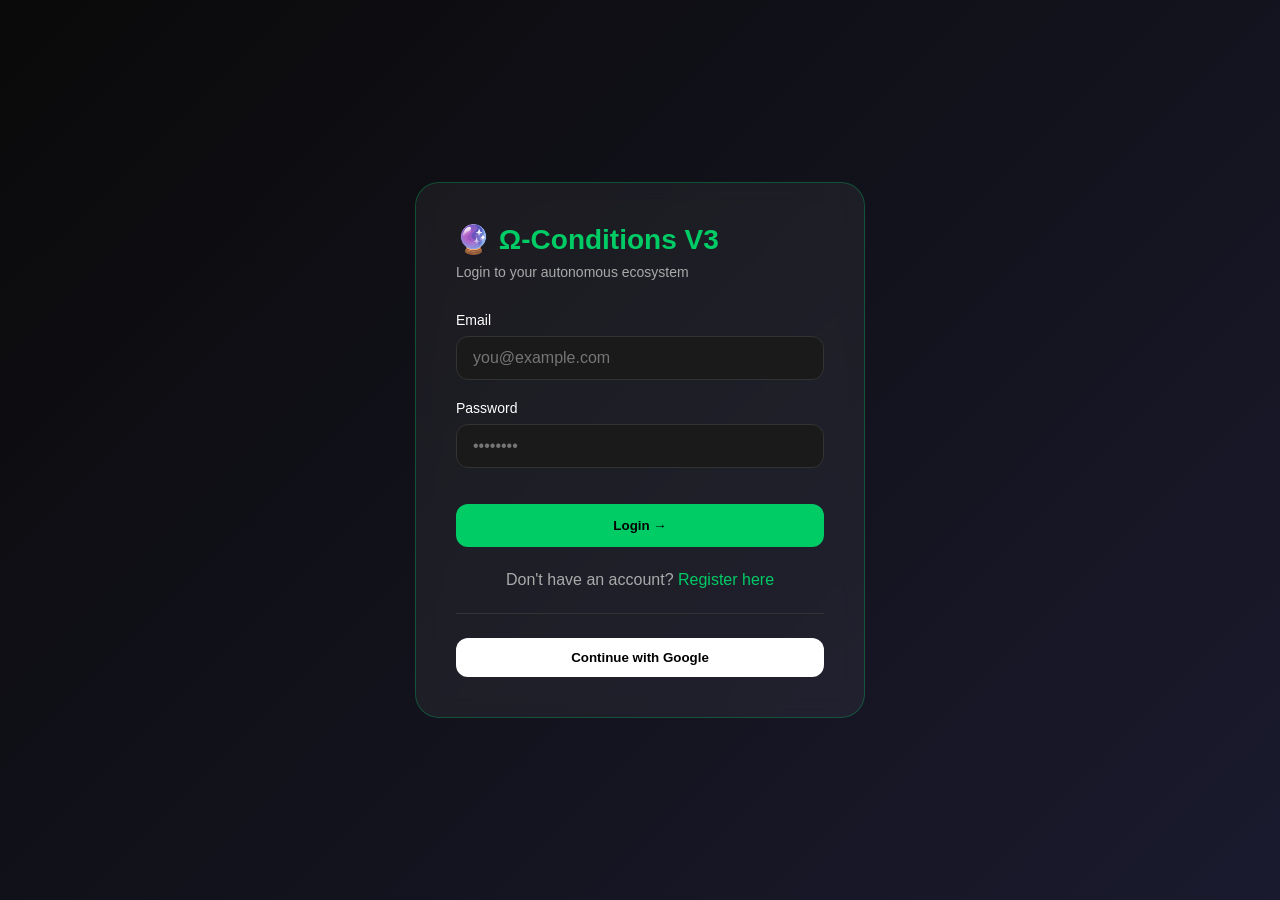
<file: auth.html>
﻿<!DOCTYPE html>
<html lang="en">
<head>
    <meta charset="UTF-8">
    <meta name="viewport" content="width=device-width, initial-scale=1.0">
    <title>Login | Ω-Conditions V3</title>
    <style>
        * { margin: 0; padding: 0; box-sizing: border-box; font-family: 'Inter', sans-serif; }
        body { background: linear-gradient(135deg, #0a0a0a 0%, #1a1a2e 100%); min-height: 100vh; display: flex; justify-content: center; align-items: center; }
        .auth-container { background: rgba(255,255,255,0.05); backdrop-filter: blur(10px); border-radius: 24px; padding: 40px; width: 100%; max-width: 450px; border: 1px solid rgba(0,204,102,0.3); }
        h1 { color: #00cc66; margin-bottom: 8px; font-size: 28px; }
        .subtitle { color: #aaa; margin-bottom: 32px; font-size: 14px; }
        .input-group { margin-bottom: 20px; }
        label { display: block; color: #fff; margin-bottom: 8px; font-size: 14px; }
        input { width: 100%; padding: 12px 16px; background: #1a1a1a; border: 1px solid #333; border-radius: 12px; color: #fff; font-size: 16px; transition: all 0.3s; }
        input:focus { outline: none; border-color: #00cc66; box-shadow: 0 0 10px rgba(0,204,102,0.2); }
        .btn-primary { width: 100%; padding: 14px; background: #00cc66; border: none; border-radius: 12px; font-weight: bold; cursor: pointer; transition: all 0.3s; margin-top: 16px; }
        .btn-primary:hover { transform: translateY(-2px); box-shadow: 0 10px 20px rgba(0,204,102,0.3); }
        .switch { text-align: center; margin-top: 24px; color: #aaa; }
        .switch a { color: #00cc66; text-decoration: none; cursor: pointer; }
        .error { background: rgba(255,0,0,0.1); border: 1px solid #ff0000; color: #ff6666; padding: 12px; border-radius: 8px; margin-bottom: 20px; display: none; }
        .success { background: rgba(0,204,102,0.1); border: 1px solid #00cc66; color: #00cc66; padding: 12px; border-radius: 8px; margin-bottom: 20px; display: none; }
        .loading { display: none; text-align: center; margin-top: 16px; color: #00cc66; }
        .social-login { margin-top: 24px; text-align: center; border-top: 1px solid #333; padding-top: 24px; }
        .google-btn { background: #fff; color: #000; width: 100%; padding: 12px; border-radius: 12px; border: none; cursor: pointer; font-weight: bold; }
    </style>
</head>
<body>
    <div class="auth-container">
        <div id="loginForm">
            <h1>🔮 Ω-Conditions V3</h1>
            <div class="subtitle">Login to your autonomous ecosystem</div>
            <div id="loginError" class="error"></div>
            <div id="loginSuccess" class="success"></div>
            <div class="input-group">
                <label>Email</label>
                <input type="email" id="loginEmail" placeholder="you@example.com">
            </div>
            <div class="input-group">
                <label>Password</label>
                <input type="password" id="loginPassword" placeholder="••••••••">
            </div>
            <button class="btn-primary" onclick="login()">Login →</button>
            <div class="switch">Don't have an account? <a onclick="showRegister()">Register here</a></div>
            <div class="social-login">
                <button class="google-btn" onclick="alert('Google login coming soon')">Continue with Google</button>
            </div>
            <div id="loginLoading" class="loading">Authenticating...</div>
        </div>

        <div id="registerForm" style="display: none;">
            <h1>🔮 Create Account</h1>
            <div class="subtitle">Join the autonomous revolution</div>
            <div id="registerError" class="error"></div>
            <div id="registerSuccess" class="success"></div>
            <div class="input-group">
                <label>Full Name</label>
                <input type="text" id="regName" placeholder="Your name">
            </div>
            <div class="input-group">
                <label>Email</label>
                <input type="email" id="regEmail" placeholder="you@example.com">
            </div>
            <div class="input-group">
                <label>Password</label>
                <input type="password" id="regPassword" placeholder="••••••••">
            </div>
            <div class="input-group">
                <label>Confirm Password</label>
                <input type="password" id="regConfirm" placeholder="••••••••">
            </div>
            <button class="btn-primary" onclick="register()">Create Account →</button>
            <div class="switch">Already have an account? <a onclick="showLogin()">Login here</a></div>
            <div id="registerLoading" class="loading">Creating account...</div>
        </div>
    </div>

    <script>
        function showRegister() {
            document.getElementById('loginForm').style.display = 'none';
            document.getElementById('registerForm').style.display = 'block';
        }
        
        function showLogin() {
            document.getElementById('registerForm').style.display = 'none';
            document.getElementById('loginForm').style.display = 'block';
        }
        
        async function login() {
            const email = document.getElementById('loginEmail').value;
            const password = document.getElementById('loginPassword').value;
            
            if (!email || !password) {
                showError('loginError', 'Please enter email and password');
                return;
            }
            
            document.getElementById('loginLoading').style.display = 'block';
            
            try {
                const response = await fetch('/api/login', {
                    method: 'POST',
                    headers: { 'Content-Type': 'application/json' },
                    body: JSON.stringify({ email: email, password: password })
                });
                const data = await response.json();
                
                if (data.success) {
                    localStorage.setItem('session_token', data.token);
                    window.location.href = '/dashboard-user.html';
                } else {
                    showError('loginError', data.message);
                }
            } catch (error) {
                showError('loginError', 'Connection error. Try again.');
            }
            
            document.getElementById('loginLoading').style.display = 'none';
        }
        
        async function register() {
            const name = document.getElementById('regName').value;
            const email = document.getElementById('regEmail').value;
            const password = document.getElementById('regPassword').value;
            const confirm = document.getElementById('regConfirm').value;
            
            if (!name || !email || !password) {
                showError('registerError', 'Please fill all fields');
                return;
            }
            
            if (password !== confirm) {
                showError('registerError', 'Passwords do not match');
                return;
            }
            
            document.getElementById('registerLoading').style.display = 'block';
            
            try {
                const response = await fetch('/api/register', {
                    method: 'POST',
                    headers: { 'Content-Type': 'application/json' },
                    body: JSON.stringify({ name: name, email: email, password: password })
                });
                const data = await response.json();
                
                if (data.success) {
                    showSuccess('registerSuccess', 'Account created! Redirecting to login...');
                    setTimeout(() => { showLogin(); }, 2000);
                } else {
                    showError('registerError', data.message);
                }
            } catch (error) {
                showError('registerError', 'Connection error. Try again.');
            }
            
            document.getElementById('registerLoading').style.display = 'none';
        }
        
        function showError(elementId, message) {
            const el = document.getElementById(elementId);
            el.textContent = message;
            el.style.display = 'block';
            setTimeout(() => { el.style.display = 'none'; }, 3000);
        }
        
        function showSuccess(elementId, message) {
            const el = document.getElementById(elementId);
            el.textContent = message;
            el.style.display = 'block';
        }
    </script>
</body>
</html>
</file>
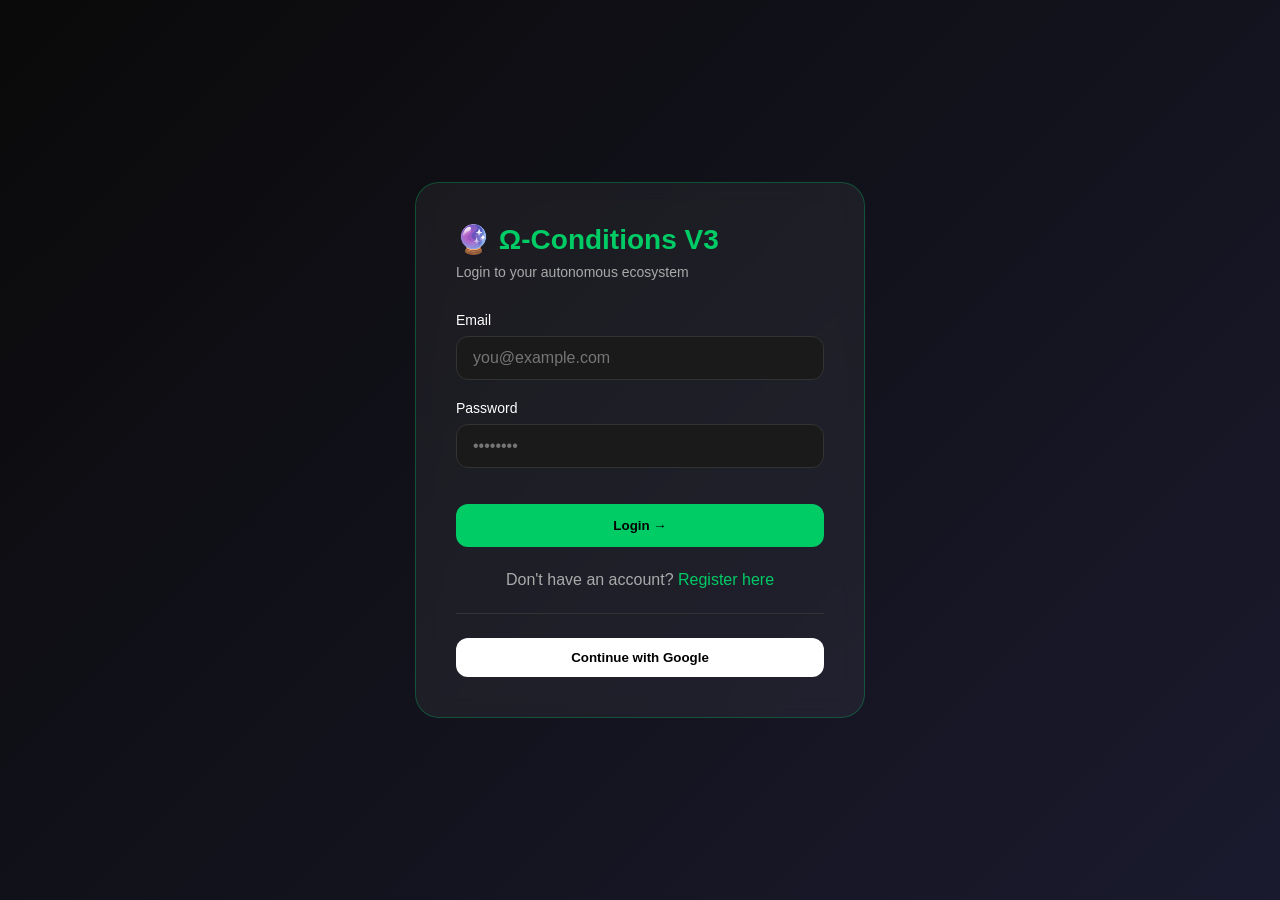
<file: dashboard-user.html>
﻿<!DOCTYPE html>
<html lang="en">
<head>
    <meta charset="UTF-8">
    <meta name="viewport" content="width=device-width, initial-scale=1.0">
    <title>My Dashboard | Ω-Conditions V3</title>
    <style>
        * { margin: 0; padding: 0; box-sizing: border-box; font-family: 'Inter', sans-serif; }
        body { background: #0a0a0a; color: #fff; }
        .header { background: #1a1a1a; padding: 20px; border-bottom: 1px solid #333; }
        .container { max-width: 1200px; margin: 0 auto; padding: 40px 20px; }
        .welcome-card { background: linear-gradient(135deg, #1a1a2e, #0a0a0a); border-radius: 24px; padding: 40px; margin-bottom: 40px; border: 1px solid rgba(0,204,102,0.3); }
        .welcome-card h1 { color: #00cc66; margin-bottom: 8px; }
        .stats-grid { display: grid; grid-template-columns: repeat(auto-fit, minmax(250px, 1fr)); gap: 24px; margin-bottom: 40px; }
        .stat-card { background: #1a1a1a; border-radius: 16px; padding: 24px; text-align: center; border: 1px solid #333; }
        .stat-value { font-size: 36px; font-weight: bold; color: #00cc66; }
        .stat-label { color: #aaa; margin-top: 8px; }
        .btn-logout { background: #ff4444; color: #fff; border: none; padding: 10px 20px; border-radius: 8px; cursor: pointer; }
        .nav { display: flex; justify-content: space-between; align-items: center; }
    </style>
</head>
<body>
    <div class="header">
        <div class="nav"><a href="/subscription.html" style="color: #00cc66; text-decoration: none;">Subscription</a> | <a href="/profile.html" style="color: #00cc66; text-decoration: none;">Profile</a> | 
            <div class="logo">🔮 Ω-Conditions V3</div>
            <button class="btn-logout" onclick="logout()">Logout</button>
        </div>
    </div>
    <div class="container">
        <div class="welcome-card" id="welcomeCard">
            <h1>Welcome back, <span id="userName">User</span>!</h1>
            <p>Your autonomous ecosystem is ready. Track your revenue, manage subscriptions, and watch your system evolve.</p>
        </div>
        
        <div class="stats-grid">
            <div class="stat-card">
                <div class="stat-value" id="planDisplay">free</div>
                <div class="stat-label">Current Plan</div>
            </div>
            <div class="stat-card">
                <div class="stat-value" id="revenueDisplay">$0</div>
                <div class="stat-label">Total Revenue</div>
            </div>
            <div class="stat-card">
                <div class="stat-value" id="productsDisplay">0</div>
                <div class="stat-label">Products Purchased</div>
            </div>
        </div>
    </div>
    
    <script>
        async function loadUserData() {
            const token = localStorage.getItem('session_token');
            if (!token) {
                window.location.href = '/auth.html';
                return;
            }
            
            const response = await fetch('/api/verify-session', {
                headers: { 'Authorization': 'Bearer ' + token }
            });
            const data = await response.json();
            
            if (!data.valid) {
                localStorage.removeItem('session_token');
                window.location.href = '/auth.html';
                return;
            }
            
            document.getElementById('userName').innerText = data.user.name;
            document.getElementById('planDisplay').innerText = data.user.plan;
        }
        
        function logout() {
            localStorage.removeItem('session_token');
            window.location.href = '/auth.html';
        }
        
        loadUserData();
    </script>
</body>
</html>
</file>
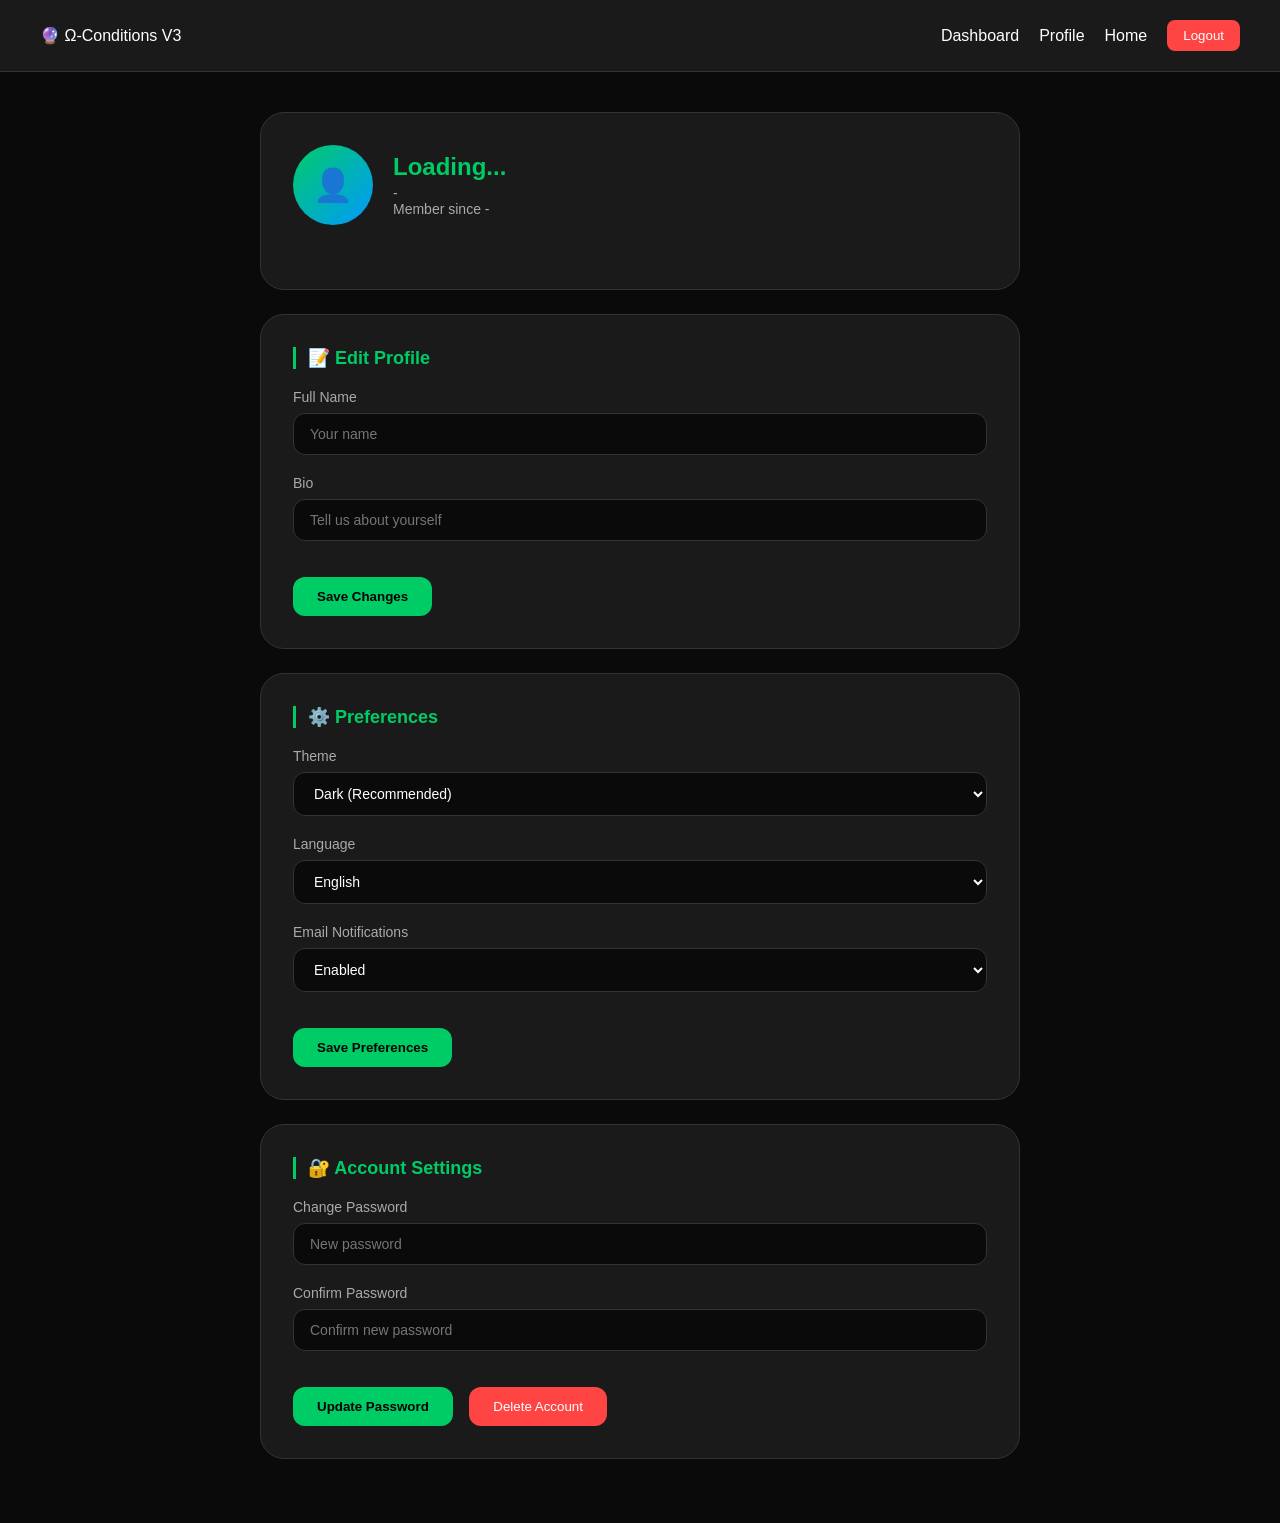
<file: profile.html>
﻿<!DOCTYPE html>
<html lang="en">
<head>
    <meta charset="UTF-8">
    <meta name="viewport" content="width=device-width, initial-scale=1.0">
    <title>My Profile | Ω-Conditions V3</title>
    <style>
        * { margin: 0; padding: 0; box-sizing: border-box; font-family: 'Inter', sans-serif; }
        body { background: #0a0a0a; color: #fff; }
        .header { background: #1a1a1a; padding: 20px; border-bottom: 1px solid #333; }
        .container { max-width: 800px; margin: 0 auto; padding: 40px 20px; }
        .profile-card { background: #1a1a1a; border-radius: 24px; padding: 32px; border: 1px solid #333; margin-bottom: 24px; }
        .profile-header { display: flex; align-items: center; gap: 20px; margin-bottom: 32px; flex-wrap: wrap; }
        .avatar { width: 80px; height: 80px; background: linear-gradient(135deg, #00cc66, #0099ff); border-radius: 50%; display: flex; align-items: center; justify-content: center; font-size: 32px; }
        .profile-info h2 { color: #00cc66; margin-bottom: 4px; }
        .profile-info p { color: #aaa; font-size: 14px; }
        .section-title { color: #00cc66; margin-bottom: 20px; font-size: 18px; border-left: 3px solid #00cc66; padding-left: 12px; }
        .form-group { margin-bottom: 20px; }
        label { display: block; color: #aaa; margin-bottom: 8px; font-size: 14px; }
        input, select { width: 100%; padding: 12px 16px; background: #0a0a0a; border: 1px solid #333; border-radius: 12px; color: #fff; font-size: 14px; }
        input:focus, select:focus { outline: none; border-color: #00cc66; }
        .btn-save { background: #00cc66; color: #000; padding: 12px 24px; border: none; border-radius: 12px; font-weight: bold; cursor: pointer; margin-top: 16px; }
        .btn-danger { background: #ff4444; color: #fff; padding: 12px 24px; border: none; border-radius: 12px; cursor: pointer; margin-top: 16px; margin-left: 12px; }
        .message { padding: 12px; border-radius: 8px; margin-bottom: 20px; display: none; }
        .message.success { background: rgba(0,204,102,0.1); border: 1px solid #00cc66; color: #00cc66; }
        .message.error { background: rgba(255,0,0,0.1); border: 1px solid #ff4444; color: #ff6666; }
        .nav-links { display: flex; gap: 20px; align-items: center; flex-wrap: wrap; }
        .nav-links a { color: #fff; text-decoration: none; }
        .nav-links a:hover { color: #00cc66; }
        .btn-logout { background: #ff4444; color: #fff; border: none; padding: 8px 16px; border-radius: 8px; cursor: pointer; }
    </style>
</head>
<body>
    <div class="header">
        <div style="max-width: 1200px; margin: 0 auto; display: flex; justify-content: space-between; align-items: center; flex-wrap: wrap; gap: 16px;">
            <div class="logo">🔮 Ω-Conditions V3</div>
            <div class="nav-links">
                <a href="/dashboard-user.html">Dashboard</a>
                <a href="/profile.html">Profile</a>
                <a href="/">Home</a>
                <button class="btn-logout" onclick="logout()">Logout</button>
            </div>
        </div>
    </div>
    <div class="container">
        <div id="message" class="message"></div>
        
        <div class="profile-card">
            <div class="profile-header">
                <div class="avatar" id="avatarEmoji">👤</div>
                <div class="profile-info">
                    <h2 id="userName">Loading...</h2>
                    <p id="userEmail">-</p>
                    <p>Member since <span id="memberSince">-</span></p>
                </div>
            </div>
        </div>

        <div class="profile-card">
            <h3 class="section-title">📝 Edit Profile</h3>
            <div class="form-group">
                <label>Full Name</label>
                <input type="text" id="editName" placeholder="Your name">
            </div>
            <div class="form-group">
                <label>Bio</label>
                <input type="text" id="editBio" placeholder="Tell us about yourself">
            </div>
            <button class="btn-save" onclick="updateProfile()">Save Changes</button>
        </div>

        <div class="profile-card">
            <h3 class="section-title">⚙️ Preferences</h3>
            <div class="form-group">
                <label>Theme</label>
                <select id="prefTheme">
                    <option value="dark">Dark (Recommended)</option>
                    <option value="light">Light</option>
                    <option value="auto">Auto (System)</option>
                </select>
            </div>
            <div class="form-group">
                <label>Language</label>
                <select id="prefLanguage">
                    <option value="en">English</option>
                    <option value="pt">Português</option>
                    <option value="es">Español</option>
                </select>
            </div>
            <div class="form-group">
                <label>Email Notifications</label>
                <select id="prefNotifications">
                    <option value="true">Enabled</option>
                    <option value="false">Disabled</option>
                </select>
            </div>
            <button class="btn-save" onclick="savePreferences()">Save Preferences</button>
        </div>

        <div class="profile-card">
            <h3 class="section-title">🔐 Account Settings</h3>
            <div class="form-group">
                <label>Change Password</label>
                <input type="password" id="newPassword" placeholder="New password">
            </div>
            <div class="form-group">
                <label>Confirm Password</label>
                <input type="password" id="confirmPassword" placeholder="Confirm new password">
            </div>
            <button class="btn-save" onclick="changePassword()">Update Password</button>
            <button class="btn-danger" onclick="deleteAccount()">Delete Account</button>
        </div>
    </div>

    <script>
        let currentUser = null;
        let currentToken = null;

        async function loadProfile() {
            const token = localStorage.getItem('session_token');
            if (!token) {
                window.location.href = '/auth.html';
                return;
            }
            currentToken = token;

            const response = await fetch('/api/verify-session', {
                headers: { 'Authorization': 'Bearer ' + token }
            });
            const data = await response.json();

            if (!data.valid) {
                localStorage.removeItem('session_token');
                window.location.href = '/auth.html';
                return;
            }

            currentUser = data.user;
            document.getElementById('userName').innerText = data.user.name;
            document.getElementById('userEmail').innerText = data.user.email;
            document.getElementById('memberSince').innerText = data.user.created_at || '2026';
            document.getElementById('editName').value = data.user.name;
            document.getElementById('editBio').value = data.user.bio || '';
            document.getElementById('prefTheme').value = data.user.preferences?.theme || 'dark';
            document.getElementById('prefLanguage').value = data.user.preferences?.language || 'en';
            document.getElementById('prefNotifications').value = data.user.preferences?.notifications !== false ? 'true' : 'false';
            
            // Set avatar emoji based on name
            const firstLetter = (data.user.name || 'U').charAt(0).toUpperCase();
            document.getElementById('avatarEmoji').innerText = firstLetter;
        }

        async function updateProfile() {
            const name = document.getElementById('editName').value;
            const bio = document.getElementById('editBio').value;

            const response = await fetch('/api/update-profile', {
                method: 'POST',
                headers: { 
                    'Content-Type': 'application/json',
                    'Authorization': 'Bearer ' + currentToken
                },
                body: JSON.stringify({ name: name, bio: bio })
            });
            const data = await response.json();

            if (data.success) {
                showMessage('Profile updated successfully!', 'success');
                loadProfile();
            } else {
                showMessage(data.message || 'Error updating profile', 'error');
            }
        }

        async function savePreferences() {
            const theme = document.getElementById('prefTheme').value;
            const language = document.getElementById('prefLanguage').value;
            const notifications = document.getElementById('prefNotifications').value === 'true';

            const response = await fetch('/api/save-preferences', {
                method: 'POST',
                headers: { 
                    'Content-Type':application/json',
                    'Authorization': 'Bearer ' + currentToken
                },
                body: JSON.stringify({ theme: theme, language: language, notifications: notifications })
            });
            const data = await response.json();

            if (data.success) {
                showMessage('Preferences saved!', 'success');
            } else {
                showMessage('Error saving preferences', 'error');
            }
        }

        async function changePassword() {
            const newPassword = document.getElementById('newPassword').value;
            const confirm = document.getElementById('confirmPassword').value;

            if (newPassword !== confirm) {
                showMessage('Passwords do not match', 'error');
                return;
            }

            if (newPassword.length < 4) {
                showMessage('Password must be at least 4 characters', 'error');
                return;
            }

            const response = await fetch('/api/change-password', {
                method: 'POST',
                headers: { 
                    'Content-Type': 'application/json',
                    'Authorization': 'Bearer ' + currentToken
                },
                body: JSON.stringify({ password: newPassword })
            });
            const data = await response.json();

            if (data.success) {
                showMessage('Password changed successfully!', 'success');
                document.getElementById('newPassword').value = '';
                document.getElementById('confirmPassword').value = '';
            } else {
                showMessage(data.message || 'Error changing password', 'error');
            }
        }

        async function deleteAccount() {
            if (confirm('Are you sure? This action cannot be undone. All your data will be deleted.')) {
                const response = await fetch('/api/delete-account', {
                    method: 'DELETE',
                    headers: { 'Authorization': 'Bearer ' + currentToken }
                });
                const data = await response.json();

                if (data.success) {
                    localStorage.removeItem('session_token');
                    window.location.href = '/auth.html';
                } else {
                    showMessage('Error deleting account', 'error');
                }
            }
        }

        function showMessage(msg, type) {
            const el = document.getElementById('message');
            el.textContent = msg;
            el.className = `message ${type}`;
            el.style.display = 'block';
            setTimeout(() => { el.style.display = 'none'; }, 3000);
        }

        function logout() {
            localStorage.removeItem('session_token');
            window.location.href = '/auth.html';
        }

        loadProfile();
    </script>
</body>
</html>
</file>
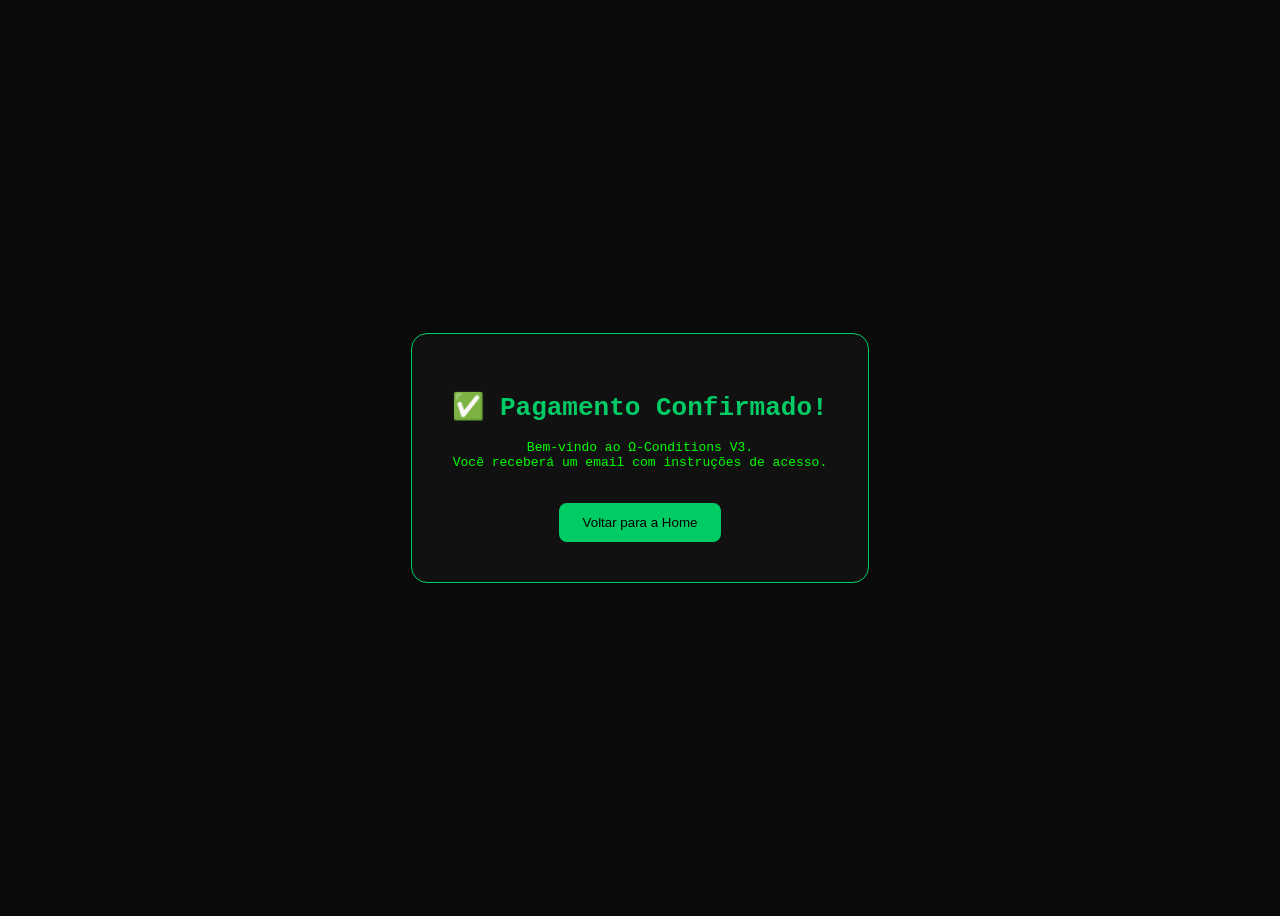
<file: success.html>
﻿<!DOCTYPE html>
<html lang="en">
<head>
    <meta charset="UTF-8">
    <meta name="viewport" content="width=device-width, initial-scale=1.0">
    <title>Pagamento Confirmado - Ω-Conditions V3</title>
    <style>
        body { font-family: monospace; background: #0a0a0a; color: #0f0; display: flex; justify-content: center; align-items: center; height: 100vh; text-align: center; }
        .card { background: #111; padding: 40px; border-radius: 16px; border: 1px solid #00cc66; }
        h1 { color: #00cc66; }
        .btn { background: #00cc66; color: #000; padding: 12px 24px; border: none; border-radius: 8px; cursor: pointer; margin-top: 20px; }
    </style>
</head>
<body>
    <div class="card">
        <h1>✅ Pagamento Confirmado!</h1>
        <p>Bem-vindo ao Ω-Conditions V3.<br>Você receberá um email com instruções de acesso.</p>
        <button class="btn" onclick="window.location.href='/'">Voltar para a Home</button>
    </div>
</body>
</html>
</file>
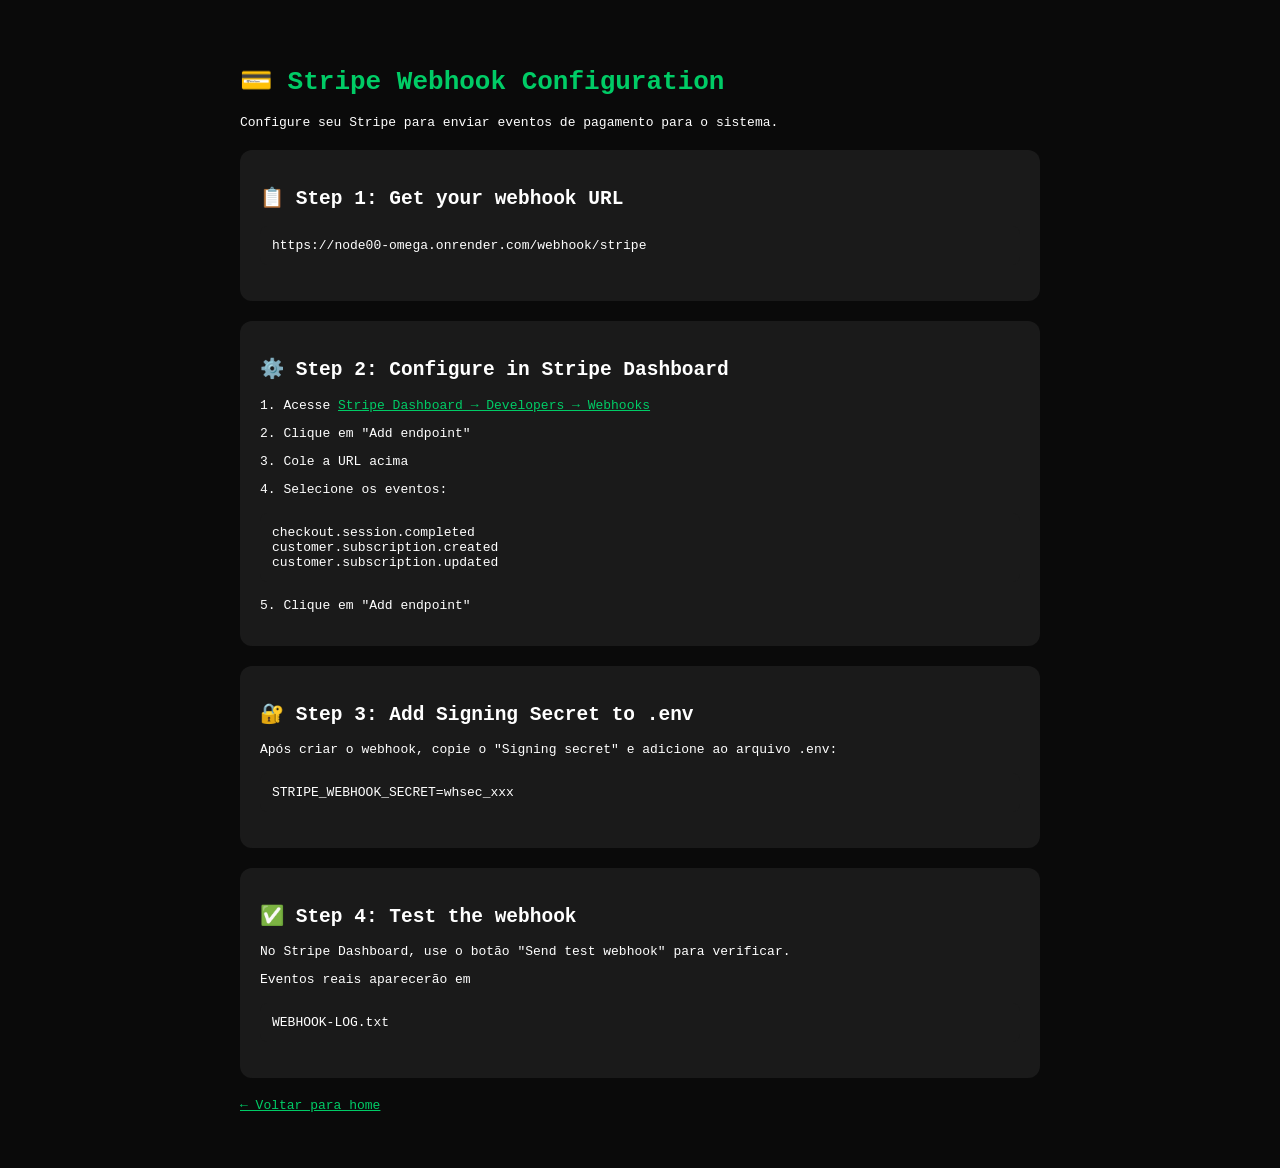
<file: webhook-setup.html>
﻿<!DOCTYPE html>
<html lang="en">
<head>
    <meta charset="UTF-8">
    <meta name="viewport" content="width=device-width, initial-scale=1.0">
    <title>Stripe Webhook Setup | Ω-Conditions</title>
    <style>
        body { background: #0a0a0a; color: #fff; font-family: monospace; padding: 40px; }
        .container { max-width: 800px; margin: 0 auto; }
        code { background: #1a1a1a; padding: 12px; display: block; border-radius: 8px; margin: 16px 0; }
        .step { background: #1a1a1a; padding: 20px; border-radius: 12px; margin: 20px 0; }
        h1 { color: #00cc66; }
    </style>
</head>
<body>
    <div class="container">
        <h1>💳 Stripe Webhook Configuration</h1>
        <p>Configure seu Stripe para enviar eventos de pagamento para o sistema.</p>
        
        <div class="step">
            <h2>📋 Step 1: Get your webhook URL</h2>
            <code>https://node00-omega.onrender.com/webhook/stripe</code>
        </div>
        
        <div class="step">
            <h2>⚙️ Step 2: Configure in Stripe Dashboard</h2>
            <p>1. Acesse <a href="https://dashboard.stripe.com/webhooks" target="_blank" style="color:#00cc66;">Stripe Dashboard → Developers → Webhooks</a></p>
            <p>2. Clique em "Add endpoint"</p>
            <p>3. Cole a URL acima</p>
            <p>4. Selecione os eventos:</p>
            <code>checkout.session.completed<br>customer.subscription.created<br>customer.subscription.updated</code>
            <p>5. Clique em "Add endpoint"</p>
        </div>
        
        <div class="step">
            <h2>🔐 Step 3: Add Signing Secret to .env</h2>
            <p>Após criar o webhook, copie o "Signing secret" e adicione ao arquivo .env:</p>
            <code>STRIPE_WEBHOOK_SECRET=whsec_xxx</code>
        </div>
        
        <div class="step">
            <h2>✅ Step 4: Test the webhook</h2>
            <p>No Stripe Dashboard, use o botão "Send test webhook" para verificar.</p>
            <p>Eventos reais aparecerão em <code>WEBHOOK-LOG.txt</code></p>
        </div>
        
        <p><a href="/" style="color: #00cc66;">← Voltar para home</a></p>
    </div>
</body>
</html>
</file>
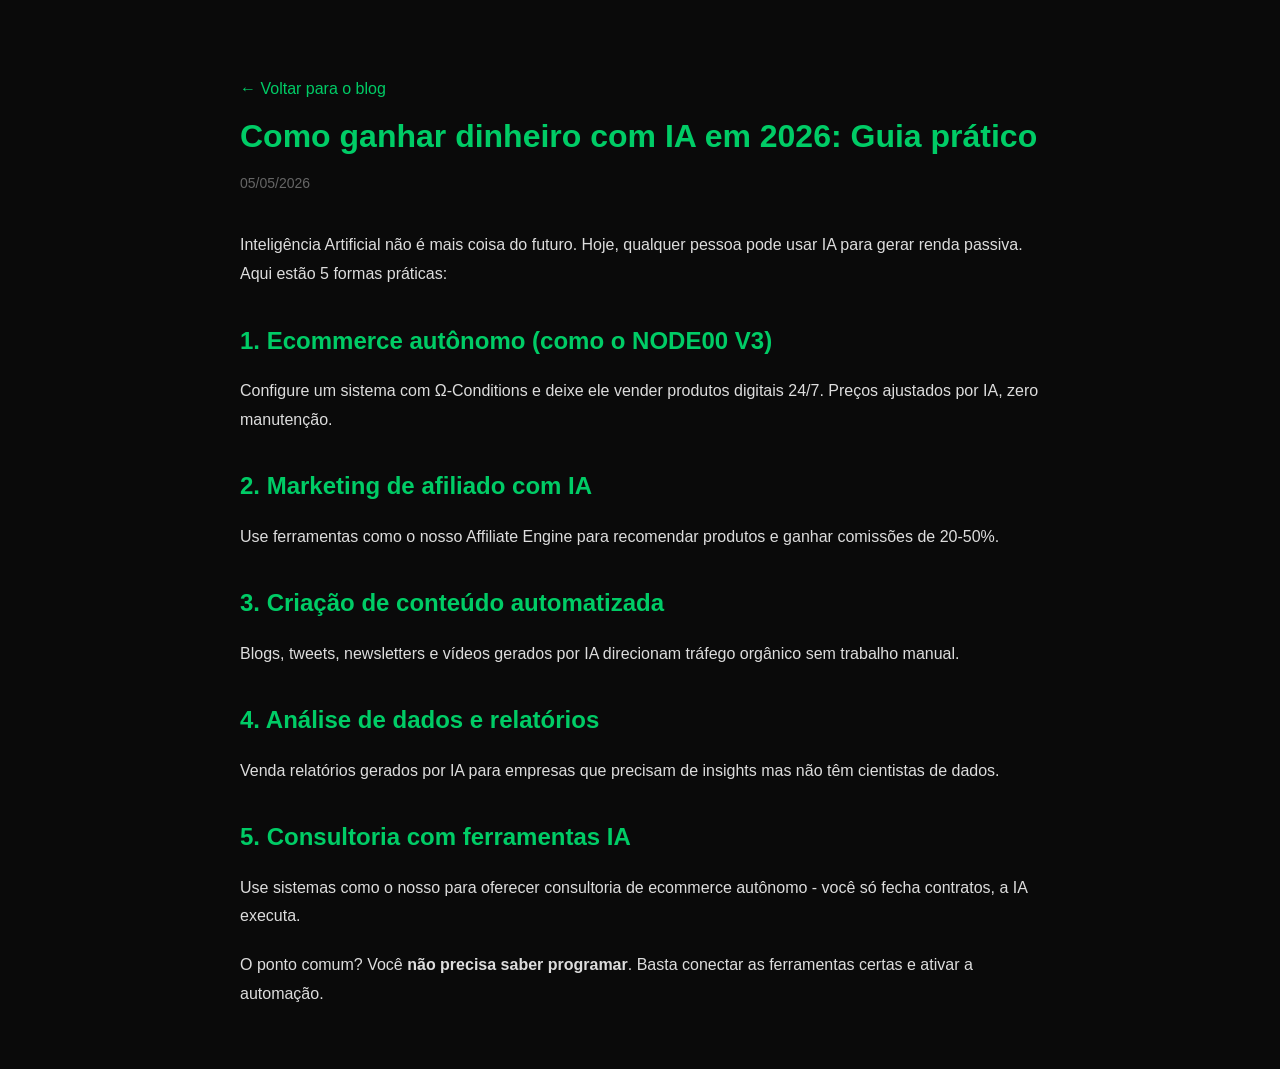
<file: blog/como-ganhar-dinheiro-com-ia.html>
﻿<!DOCTYPE html>
<html lang="en">
<head>
    <meta charset="UTF-8">
    <meta name="viewport" content="width=device-width, initial-scale=1.0">
    <title>Como ganhar dinheiro com IA em 2026: Guia prático | Ω-Conditions Blog</title>
    <meta name="description" content="Estratégias para monetizar inteligência artificial sem código, sem equipe e com baixo investimento.">
    <style>
        * { margin: 0; padding: 0; box-sizing: border-box; font-family: 'Inter', sans-serif; }
        body { background: #0a0a0a; color: #fff; padding: 40px 20px; }
        .container { max-width: 800px; margin: 0 auto; }
        h1 { color: #00cc66; margin: 20px 0; }
        .date { color: #666; margin-bottom: 40px; font-size: 14px; }
        .content { line-height: 1.8; color: #ddd; }
        .content h2 { color: #00cc66; margin: 30px 0 15px; }
        .content p { margin-bottom: 20px; }
        .back-link { display: inline-block; margin-top: 40px; color: #00cc66; text-decoration: none; }
    </style>
</head>
<body>
    <div class="container">
        <a href="/blog" class="back-link">← Voltar para o blog</a>
        <h1>Como ganhar dinheiro com IA em 2026: Guia prático</h1>
        <div class="date">05/05/2026</div>
        <div class="content">
            <p>Inteligência Artificial não é mais coisa do futuro. Hoje, qualquer pessoa pode usar IA para gerar renda passiva. Aqui estão 5 formas práticas:</p>

<h2>1. Ecommerce autônomo (como o NODE00 V3)</h2>
<p>Configure um sistema com Ω-Conditions e deixe ele vender produtos digitais 24/7. Preços ajustados por IA, zero manutenção.</p>

<h2>2. Marketing de afiliado com IA</h2>
<p>Use ferramentas como o nosso Affiliate Engine para recomendar produtos e ganhar comissões de 20-50%.</p>

<h2>3. Criação de conteúdo automatizada</h2>
<p>Blogs, tweets, newsletters e vídeos gerados por IA direcionam tráfego orgânico sem trabalho manual.</p>

<h2>4. Análise de dados e relatórios</h2>
<p>Venda relatórios gerados por IA para empresas que precisam de insights mas não têm cientistas de dados.</p>

<h2>5. Consultoria com ferramentas IA</h2>
<p>Use sistemas como o nosso para oferecer consultoria de ecommerce autônomo - você só fecha contratos, a IA executa.</p>

<p>O ponto comum? Você <strong>não precisa saber programar</strong>. Basta conectar as ferramentas certas e ativar a automação.</p>
        </div>
    </div>
</body>
</html>
</file>
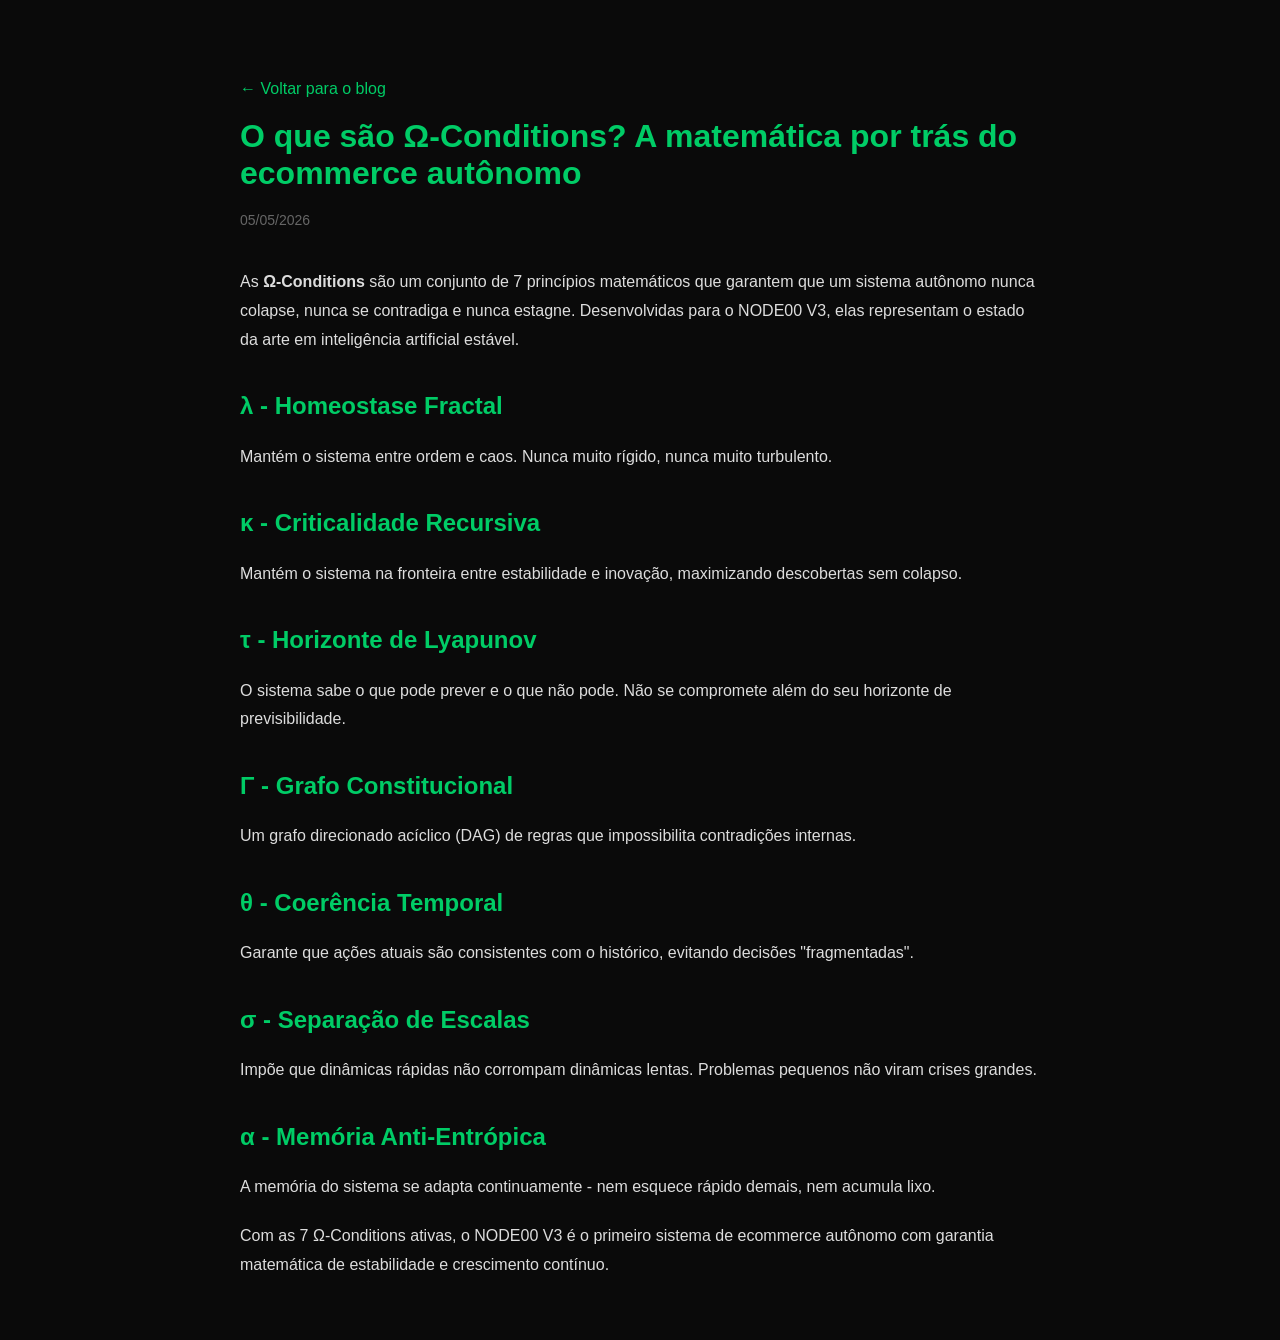
<file: blog/o-que-sao-omega-conditions.html>
﻿<!DOCTYPE html>
<html lang="en">
<head>
    <meta charset="UTF-8">
    <meta name="viewport" content="width=device-width, initial-scale=1.0">
    <title>O que são Ω-Conditions? A matemática por trás do ecommerce autônomo | Ω-Conditions Blog</title>
    <meta name="description" content="Conheça as 7 condições (λ,κ,τ,Γ,θ,σ,α) que garantem estabilidade e crescimento sem colapso.">
    <style>
        * { margin: 0; padding: 0; box-sizing: border-box; font-family: 'Inter', sans-serif; }
        body { background: #0a0a0a; color: #fff; padding: 40px 20px; }
        .container { max-width: 800px; margin: 0 auto; }
        h1 { color: #00cc66; margin: 20px 0; }
        .date { color: #666; margin-bottom: 40px; font-size: 14px; }
        .content { line-height: 1.8; color: #ddd; }
        .content h2 { color: #00cc66; margin: 30px 0 15px; }
        .content p { margin-bottom: 20px; }
        .back-link { display: inline-block; margin-top: 40px; color: #00cc66; text-decoration: none; }
    </style>
</head>
<body>
    <div class="container">
        <a href="/blog" class="back-link">← Voltar para o blog</a>
        <h1>O que são Ω-Conditions? A matemática por trás do ecommerce autônomo</h1>
        <div class="date">05/05/2026</div>
        <div class="content">
            <p>As <strong>Ω-Conditions</strong> são um conjunto de 7 princípios matemáticos que garantem que um sistema autônomo nunca colapse, nunca se contradiga e nunca estagne. Desenvolvidas para o NODE00 V3, elas representam o estado da arte em inteligência artificial estável.</p>

<h2>λ - Homeostase Fractal</h2>
<p>Mantém o sistema entre ordem e caos. Nunca muito rígido, nunca muito turbulento.</p>

<h2>κ - Criticalidade Recursiva</h2>
<p>Mantém o sistema na fronteira entre estabilidade e inovação, maximizando descobertas sem colapso.</p>

<h2>τ - Horizonte de Lyapunov</h2>
<p>O sistema sabe o que pode prever e o que não pode. Não se compromete além do seu horizonte de previsibilidade.</p>

<h2>Γ - Grafo Constitucional</h2>
<p>Um grafo direcionado acíclico (DAG) de regras que impossibilita contradições internas.</p>

<h2>θ - Coerência Temporal</h2>
<p>Garante que ações atuais são consistentes com o histórico, evitando decisões "fragmentadas".</p>

<h2>σ - Separação de Escalas</h2>
<p>Impõe que dinâmicas rápidas não corrompam dinâmicas lentas. Problemas pequenos não viram crises grandes.</p>

<h2>α - Memória Anti-Entrópica</h2>
<p>A memória do sistema se adapta continuamente - nem esquece rápido demais, nem acumula lixo.</p>

<p>Com as 7 Ω-Conditions ativas, o NODE00 V3 é o primeiro sistema de ecommerce autônomo com garantia matemática de estabilidade e crescimento contínuo.</p>
        </div>
    </div>
</body>
</html>
</file>
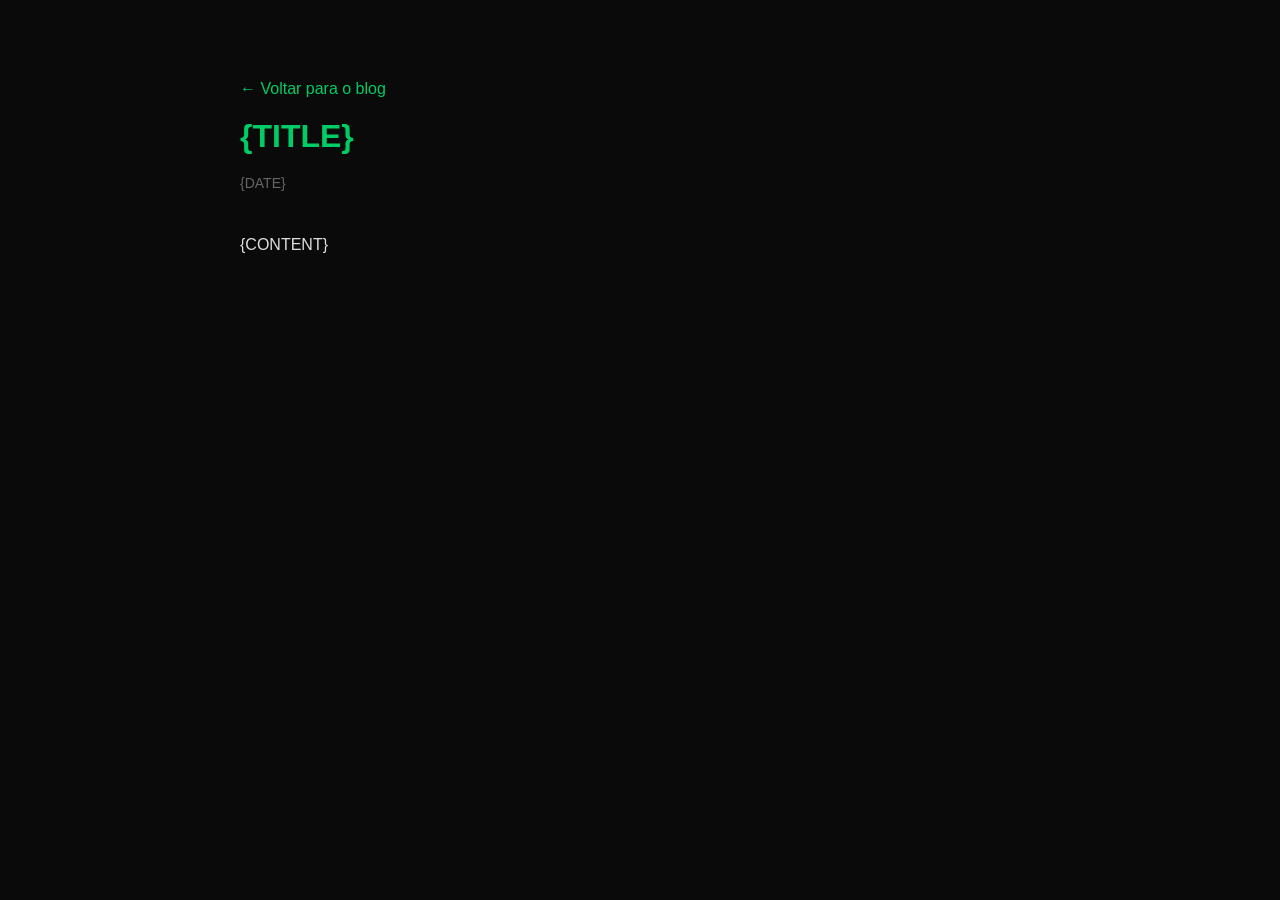
<file: blog/post-template.html>
﻿<!DOCTYPE html>
<html lang="en">
<head>
    <meta charset="UTF-8">
    <meta name="viewport" content="width=device-width, initial-scale=1.0">
    <title>{TITLE} | Ω-Conditions Blog</title>
    <meta name="description" content="{DESCRIPTION}">
    <style>
        * { margin: 0; padding: 0; box-sizing: border-box; font-family: 'Inter', sans-serif; }
        body { background: #0a0a0a; color: #fff; padding: 40px 20px; }
        .container { max-width: 800px; margin: 0 auto; }
        h1 { color: #00cc66; margin: 20px 0; }
        .date { color: #666; margin-bottom: 40px; font-size: 14px; }
        .content { line-height: 1.8; color: #ddd; }
        .content h2 { color: #00cc66; margin: 30px 0 15px; }
        .content p { margin-bottom: 20px; }
        .back-link { display: inline-block; margin-top: 40px; color: #00cc66; text-decoration: none; }
    </style>
</head>
<body>
    <div class="container">
        <a href="/blog" class="back-link">← Voltar para o blog</a>
        <h1>{TITLE}</h1>
        <div class="date">{DATE}</div>
        <div class="content">
            {CONTENT}
        </div>
    </div>
</body>
</html>
</file>
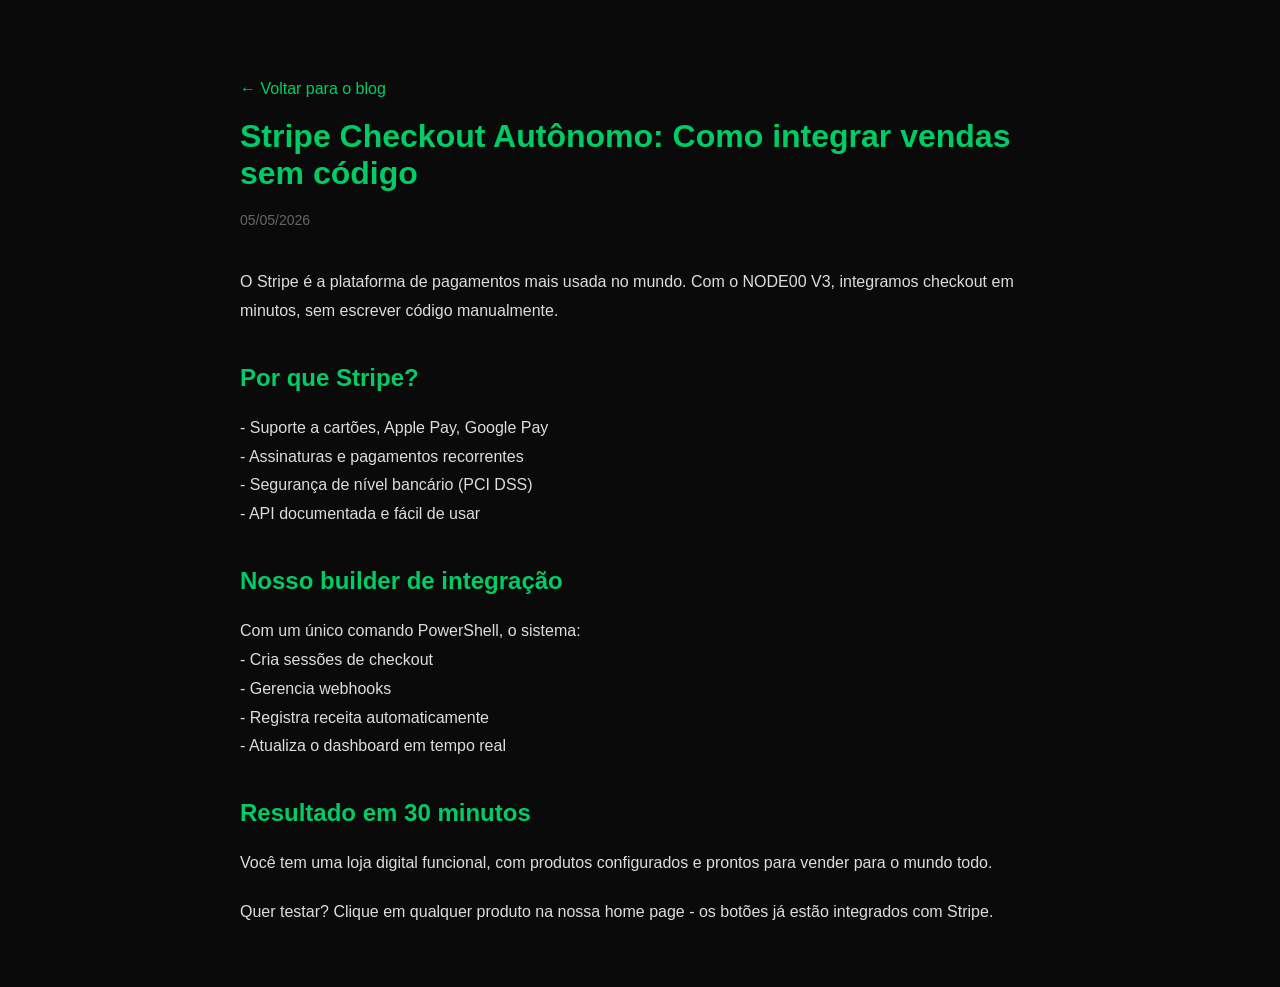
<file: blog/stripe-checkout-autonomo.html>
﻿<!DOCTYPE html>
<html lang="en">
<head>
    <meta charset="UTF-8">
    <meta name="viewport" content="width=device-width, initial-scale=1.0">
    <title>Stripe Checkout Autônomo: Como integrar vendas sem código | Ω-Conditions Blog</title>
    <meta name="description" content="Guia passo a passo para conectar pagamentos recorrentes e produtos digitais sem programar uma linha.">
    <style>
        * { margin: 0; padding: 0; box-sizing: border-box; font-family: 'Inter', sans-serif; }
        body { background: #0a0a0a; color: #fff; padding: 40px 20px; }
        .container { max-width: 800px; margin: 0 auto; }
        h1 { color: #00cc66; margin: 20px 0; }
        .date { color: #666; margin-bottom: 40px; font-size: 14px; }
        .content { line-height: 1.8; color: #ddd; }
        .content h2 { color: #00cc66; margin: 30px 0 15px; }
        .content p { margin-bottom: 20px; }
        .back-link { display: inline-block; margin-top: 40px; color: #00cc66; text-decoration: none; }
    </style>
</head>
<body>
    <div class="container">
        <a href="/blog" class="back-link">← Voltar para o blog</a>
        <h1>Stripe Checkout Autônomo: Como integrar vendas sem código</h1>
        <div class="date">05/05/2026</div>
        <div class="content">
            <p>O Stripe é a plataforma de pagamentos mais usada no mundo. Com o NODE00 V3, integramos checkout em minutos, sem escrever código manualmente.</p>

<h2>Por que Stripe?</h2>
<p>- Suporte a cartões, Apple Pay, Google Pay<br>
- Assinaturas e pagamentos recorrentes<br>
- Segurança de nível bancário (PCI DSS)<br>
- API documentada e fácil de usar</p>

<h2>Nosso builder de integração</h2>
<p>Com um único comando PowerShell, o sistema:<br>
- Cria sessões de checkout<br>
- Gerencia webhooks<br>
- Registra receita automaticamente<br>
- Atualiza o dashboard em tempo real</p>

<h2>Resultado em 30 minutos</h2>
<p>Você tem uma loja digital funcional, com produtos configurados e prontos para vender para o mundo todo.</p>

<p>Quer testar? Clique em qualquer produto na nossa home page - os botões já estão integrados com Stripe.</p>
        </div>
    </div>
</body>
</html>
</file>
